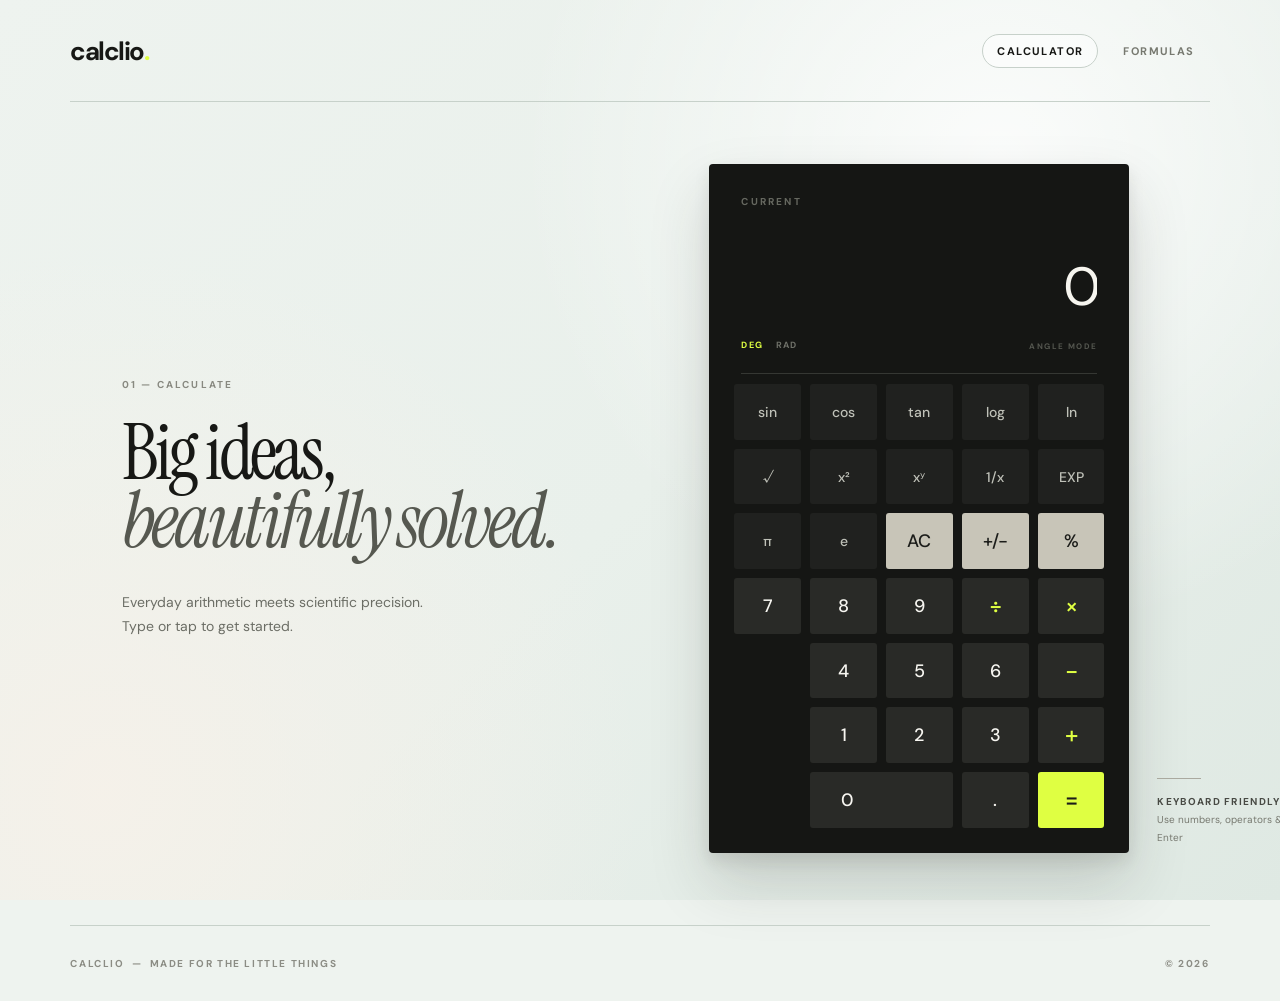
<file: index.html>
<!doctype html>
<html lang="en">
  <head>
    <meta charset="UTF-8" />
    <meta name="viewport" content="width=device-width, initial-scale=1.0" />
    <meta name="theme-color" content="#e8eee8" />
    <meta
      name="description"
      content="A polished, accessible scientific calculator for everyday calculations."
    />
    <title>Calclio — Scientific Calculator</title>
    <link rel="preconnect" href="https://fonts.googleapis.com" />
    <link rel="preconnect" href="https://fonts.gstatic.com" crossorigin />
    <link
      href="https://fonts.googleapis.com/css2?family=DM+Sans:wght@400;500;600;700&family=Instrument+Serif:ital@0;1&display=swap"
      rel="stylesheet"
    />
    <link rel="stylesheet" href="styles.css" />
    <script src="script.js" defer></script>
  </head>
  <body>
    <div class="page-shell">
      <header class="site-header">
        <a class="brand" href="index.html" aria-label="Calclio home">calclio<span>.</span></a>
        <nav class="site-nav" aria-label="Primary navigation">
          <a class="is-active" href="index.html" aria-current="page">Calculator</a>
          <a href="formulas.html">Formulas</a>
        </nav>
      </header>

      <main>
        <section class="intro" aria-labelledby="page-title">
          <p class="section-number">01 — CALCULATE</p>
          <h1 id="page-title">Big ideas,<br /><em>beautifully solved.</em></h1>
          <p class="intro-copy">
            Everyday arithmetic meets scientific precision.<br />Type or tap to get started.
          </p>
        </section>

        <section class="calculator-wrap" aria-label="Calculator">
          <div class="calculator">
            <div class="display" aria-live="polite" aria-atomic="true">
              <div class="display-topline">
                <span class="display-label">CURRENT</span>
                <span class="memory-indicator" aria-hidden="true">M</span>
              </div>
              <div class="expression" id="expression">&nbsp;</div>
              <div class="result" id="result">0</div>
            </div>

            <div class="scientific-toolbar" aria-label="Scientific settings">
              <button class="mode-toggle" data-action="angle-mode" aria-label="Switch angle unit">
                <span class="mode-option is-active" data-mode-label="DEG">DEG</span>
                <span class="mode-option" data-mode-label="RAD">RAD</span>
              </button>
              <span class="toolbar-note">ANGLE MODE</span>
            </div>

            <div class="keypad scientific-keypad">
              <button class="key key-scientific" data-action="scientific" data-value="sin" aria-label="Sine">sin</button>
              <button class="key key-scientific" data-action="scientific" data-value="cos" aria-label="Cosine">cos</button>
              <button class="key key-scientific" data-action="scientific" data-value="tan" aria-label="Tangent">tan</button>
              <button class="key key-scientific" data-action="scientific" data-value="log" aria-label="Base ten logarithm">log</button>
              <button class="key key-scientific" data-action="scientific" data-value="ln" aria-label="Natural logarithm">ln</button>

              <button class="key key-scientific" data-action="scientific" data-value="sqrt" aria-label="Square root">√</button>
              <button class="key key-scientific" data-action="scientific" data-value="square" aria-label="Square">x²</button>
              <button class="key key-scientific" data-action="operator" data-value="^" aria-label="Raise to a power">xʸ</button>
              <button class="key key-scientific" data-action="scientific" data-value="reciprocal" aria-label="Reciprocal">1/x</button>
              <button class="key key-scientific" data-action="exp" aria-label="Enter scientific exponent">EXP</button>

              <button class="key key-scientific" data-action="constant" data-value="pi" aria-label="Pi">π</button>
              <button class="key key-scientific" data-action="constant" data-value="e" aria-label="Euler's number">e</button>
              <button class="key key-function" data-action="clear" aria-label="Clear calculator">AC</button>
              <button class="key key-function" data-action="sign" aria-label="Toggle positive or negative">+/−</button>
              <button class="key key-function" data-action="percent" aria-label="Percent">%</button>

              <button class="key" data-action="number" data-value="7">7</button>
              <button class="key" data-action="number" data-value="8">8</button>
              <button class="key" data-action="number" data-value="9">9</button>
              <button class="key key-operator" data-action="operator" data-value="÷" aria-label="Divide">÷</button>
              <button class="key key-operator" data-action="operator" data-value="×" aria-label="Multiply">×</button>

              <span class="key-spacer" aria-hidden="true"></span>
              <button class="key" data-action="number" data-value="4">4</button>
              <button class="key" data-action="number" data-value="5">5</button>
              <button class="key" data-action="number" data-value="6">6</button>
              <button class="key key-operator" data-action="operator" data-value="−" aria-label="Subtract">−</button>

              <span class="key-spacer" aria-hidden="true"></span>
              <button class="key" data-action="number" data-value="1">1</button>
              <button class="key" data-action="number" data-value="2">2</button>
              <button class="key" data-action="number" data-value="3">3</button>
              <button class="key key-operator" data-action="operator" data-value="+" aria-label="Add">+</button>

              <span class="key-spacer" aria-hidden="true"></span>
              <button class="key key-zero" data-action="number" data-value="0">0</button>
              <button class="key" data-action="decimal" aria-label="Decimal point">.</button>
              <button class="key key-equals" data-action="equals" aria-label="Equals">=</button>
            </div>
          </div>

          <aside class="keyboard-note" aria-label="Keyboard shortcuts">
            <span class="note-line"></span>
            <p><strong>KEYBOARD FRIENDLY</strong><br />Use numbers, operators &amp; Enter</p>
          </aside>
        </section>
      </main>

      <footer>
        <p>CALCLIO &nbsp;—&nbsp; MADE FOR THE LITTLE THINGS</p>
        <p>© 2026</p>
      </footer>
    </div>
  </body>
</html>
</file>
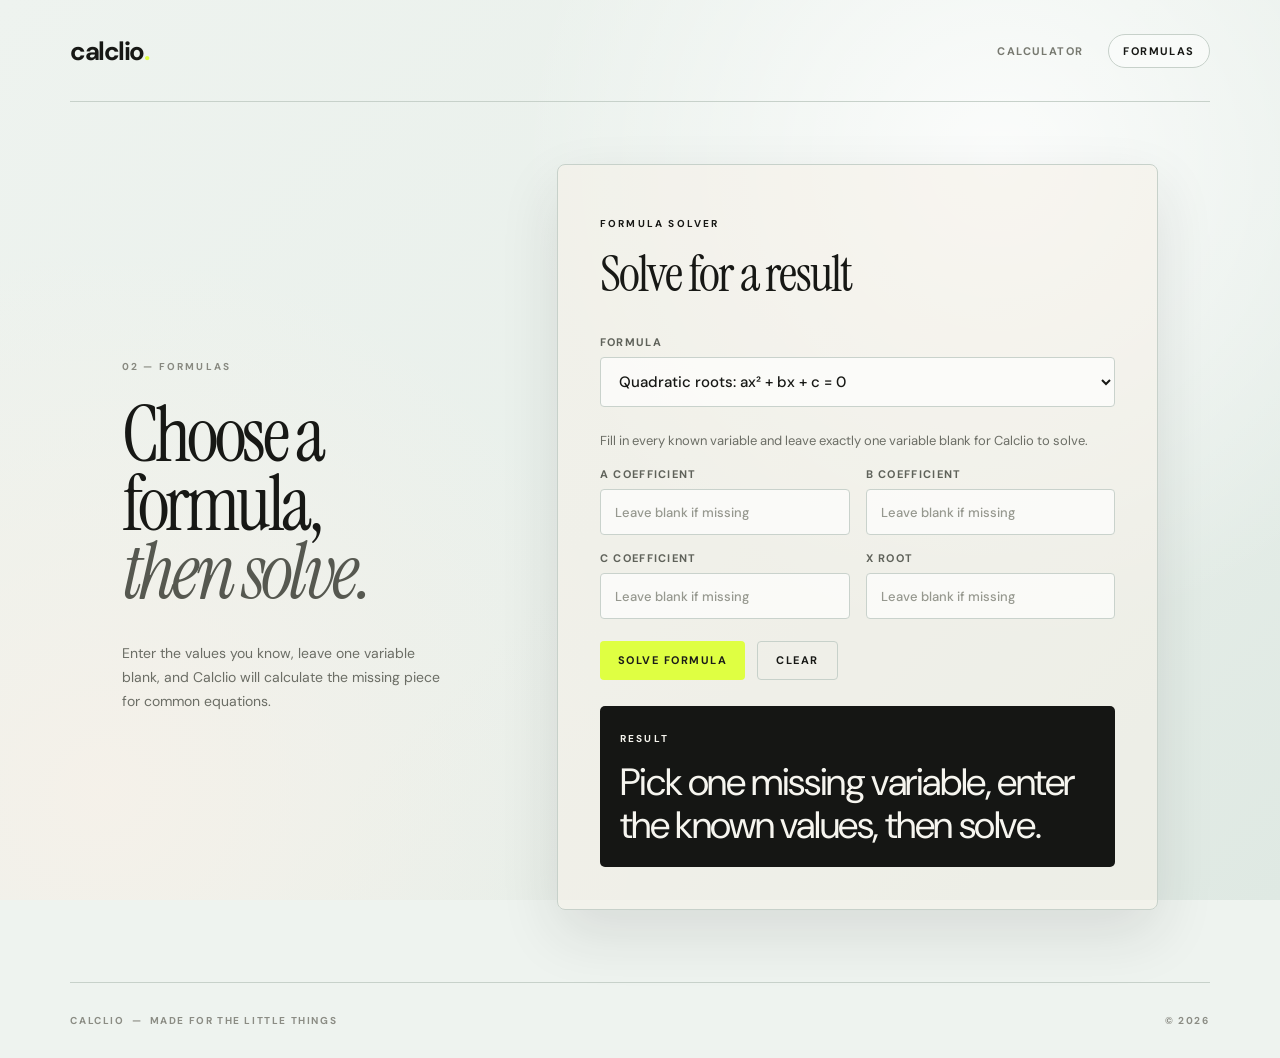
<file: formulas.html>
<!doctype html>
<html lang="en">
  <head>
    <meta charset="UTF-8" />
    <meta name="viewport" content="width=device-width, initial-scale=1.0" />
    <meta name="theme-color" content="#e8eee8" />
    <meta
      name="description"
      content="Solve common algebra, geometry, and finance formulas with Calclio."
    />
    <title>Calclio — Formula Solver</title>
    <link rel="preconnect" href="https://fonts.googleapis.com" />
    <link rel="preconnect" href="https://fonts.gstatic.com" crossorigin />
    <link
      href="https://fonts.googleapis.com/css2?family=DM+Sans:wght@400;500;600;700&family=Instrument+Serif:ital@0;1&display=swap"
      rel="stylesheet"
    />
    <link rel="stylesheet" href="styles.css" />
    <script src="script.js" defer></script>
  </head>
  <body>
    <div class="page-shell">
      <header class="site-header">
        <a class="brand" href="index.html" aria-label="Calclio home">calclio<span>.</span></a>
        <nav class="site-nav" aria-label="Primary navigation">
          <a href="index.html">Calculator</a>
          <a class="is-active" href="formulas.html" aria-current="page">Formulas</a>
        </nav>
      </header>

      <main class="formula-main">
        <section class="intro formula-intro" aria-labelledby="formula-title">
          <p class="section-number">02 — FORMULAS</p>
          <h1 id="formula-title">Choose a formula,<br /><em>then solve.</em></h1>
          <p class="intro-copy">
            Enter the values you know, leave one variable blank, and Calclio will calculate the missing piece for common equations.
          </p>
        </section>

        <section class="formula-panel" aria-labelledby="solver-title">
          <div class="formula-card">
            <div class="formula-card-header">
              <p class="display-label">FORMULA SOLVER</p>
              <h2 id="solver-title">Solve for a result</h2>
            </div>

            <label class="formula-field" for="formula-select">
              <span>Formula</span>
              <select id="formula-select">
                <option value="quadratic">Quadratic roots: ax² + bx + c = 0</option>
                <option value="linear">Linear equation: ax + b = c</option>
                <option value="pythagorean">Pythagorean theorem: a² + b² = c²</option>
                <option value="interest">Simple interest: P × r × t</option>
              </select>
            </label>

            <form class="formula-form" id="formula-form" novalidate></form>

            <div class="formula-result" aria-live="polite" aria-atomic="true">
              <span class="display-label">RESULT</span>
              <p id="formula-result">Pick a formula and enter values to solve.</p>
            </div>
          </div>
        </section>
      </main>

      <footer>
        <p>CALCLIO &nbsp;—&nbsp; MADE FOR THE LITTLE THINGS</p>
        <p>© 2026</p>
      </footer>
    </div>
  </body>
</html>
</file>
<file: styles.css>
:root {
  --ink: #171815;
  --muted: #777970;
  --paper: #eef3ef;
  --paper-deep: #dfe9e3;
  --paper-warm: #f6f1e9;
  --calculator: #151614;
  --key: #292a27;
  --key-hover: #353632;
  --function: #c8c5b8;
  --accent: #dfff42;
  --rule: #c7d1ca;
}

* {
  box-sizing: border-box;
}

html {
  min-width: 320px;
  background: var(--paper);
}

body {
  margin: 0;
  min-height: 100vh;
  min-height: 100dvh;
  color: var(--ink);
  background:
    radial-gradient(circle at 78% 18%, rgba(255, 255, 255, 0.82), transparent 30rem),
    radial-gradient(circle at 8% 88%, rgba(246, 241, 233, 0.9), transparent 34rem),
    linear-gradient(135deg, var(--paper) 0%, #e9f0eb 52%, var(--paper-deep) 100%);
  background-attachment: fixed;
  font-family: "DM Sans", sans-serif;
}

button,
a {
  -webkit-tap-highlight-color: transparent;
}

.page-shell {
  width: min(1440px, 100%);
  min-height: 100vh;
  min-height: 100dvh;
  margin: 0 auto;
  padding-right: max(clamp(24px, 5.5vw, 80px), env(safe-area-inset-right));
  padding-left: max(clamp(24px, 5.5vw, 80px), env(safe-area-inset-left));
  display: flex;
  flex-direction: column;
}

.site-header {
  min-height: 102px;
  border-bottom: 1px solid var(--rule);
  display: flex;
  align-items: center;
  justify-content: space-between;
}

.brand {
  color: var(--ink);
  font-size: 26px;
  font-weight: 700;
  letter-spacing: -1.5px;
  text-decoration: none;
}

.brand span {
  color: var(--accent);
}

.eyebrow,
.section-number,
footer,
.keyboard-note strong,
.display-label {
  font-size: 10px;
  font-weight: 700;
  letter-spacing: 2.2px;
  text-transform: uppercase;
}

.eyebrow {
  color: var(--muted);
}

main {
  flex: 1;
  display: grid;
  grid-template-columns: minmax(360px, 1fr) minmax(420px, 0.95fr);
  gap: clamp(56px, 9vw, 150px);
  align-items: center;
  padding: 62px 4vw 72px;
}

.intro {
  align-self: center;
}

.section-number {
  margin: 0 0 28px;
  color: #888980;
}

h1 {
  margin: 0;
  font-family: "Instrument Serif", Georgia, serif;
  font-size: clamp(62px, 6vw, 91px);
  font-weight: 400;
  line-height: 0.89;
  letter-spacing: -3.6px;
}

h1 em {
  font-weight: 400;
  color: #565850;
}

.intro-copy {
  margin: 36px 0 0;
  color: #6b6d65;
  font-size: 14px;
  line-height: 1.7;
}

.calculator-wrap {
  display: grid;
  grid-template-columns: minmax(420px, 520px) 150px;
  gap: 28px;
  align-items: end;
}

.calculator {
  padding: 25px;
  border-radius: 4px;
  background: var(--calculator);
  box-shadow: 0 30px 60px rgba(39, 39, 34, 0.17), 0 8px 16px rgba(39, 39, 34, 0.1);
}

.scientific-toolbar {
  min-height: 33px;
  margin: -5px 7px 10px;
  border-bottom: 1px solid #353733;
  display: flex;
  align-items: flex-start;
  justify-content: space-between;
}

.mode-toggle {
  border: 0;
  padding: 0;
  display: flex;
  gap: 13px;
  color: #6f7169;
  background: transparent;
  font: 700 9px/1 "DM Sans", sans-serif;
  letter-spacing: 1.2px;
  cursor: pointer;
}

.mode-option.is-active {
  color: var(--accent);
}

.toolbar-note {
  color: #555750;
  font-size: 8px;
  font-weight: 700;
  letter-spacing: 1.4px;
}

.display {
  min-height: 138px;
  margin-bottom: 19px;
  padding: 6px 7px 12px;
  display: flex;
  flex-direction: column;
  justify-content: flex-end;
  overflow: hidden;
  color: #f6f5ef;
}

.display-topline {
  margin-bottom: auto;
  display: flex;
  justify-content: space-between;
  color: #666860;
}

.memory-indicator {
  width: 18px;
  height: 18px;
  border: 1px solid #434540;
  border-radius: 50%;
  display: grid;
  place-items: center;
  font-size: 8px;
  opacity: 0;
}

.expression {
  min-height: 22px;
  overflow: hidden;
  color: #7f8179;
  font-size: 15px;
  text-align: right;
  text-overflow: ellipsis;
  white-space: nowrap;
}

.result {
  overflow: hidden;
  font-size: clamp(48px, 4.2vw, 64px);
  font-weight: 400;
  line-height: 1.05;
  letter-spacing: -3px;
  text-align: right;
  text-overflow: ellipsis;
  white-space: nowrap;
}

.keypad {
  display: grid;
  grid-template-columns: repeat(4, 1fr);
  gap: 9px;
}

.scientific-keypad {
  grid-template-columns: repeat(5, 1fr);
}

.key {
  min-width: 0;
  aspect-ratio: 1.2 / 1;
  border: 0;
  border-radius: 3px;
  color: #f7f6f1;
  background: var(--key);
  font: 500 18px/1 "DM Sans", sans-serif;
  cursor: pointer;
  transition: transform 100ms ease, background-color 100ms ease, color 100ms ease;
}

.key:hover {
  background: var(--key-hover);
}

.key:active,
.key.is-pressed {
  transform: translateY(2px) scale(0.98);
}

.key:focus-visible {
  outline: 2px solid var(--accent);
  outline-offset: 2px;
}

.key-function {
  color: #1c1d1a;
  background: var(--function);
}

.key-function:hover {
  background: #d8d5c9;
}

.key-scientific {
  color: #bfc1b8;
  background: #20211f;
  font-size: 14px;
}

.key-scientific:hover {
  color: var(--accent);
}

.key-spacer {
  display: block;
}

.key-operator {
  color: var(--accent);
  font-size: 24px;
}

.key-operator.is-active {
  color: var(--calculator);
  background: var(--accent);
}

.key-zero {
  grid-column: span 2;
  aspect-ratio: auto;
  text-align: left;
  padding-left: 31px;
}

.key-equals {
  color: #1b1c19;
  background: var(--accent);
  font-size: 24px;
}

.key-equals:hover {
  background: #e5ff64;
}

.keyboard-note {
  margin-bottom: 6px;
  color: #777970;
}

.note-line {
  display: block;
  width: 44px;
  height: 1px;
  margin-bottom: 14px;
  background: #aaa99f;
}

.keyboard-note p {
  margin: 0;
  font-size: 10px;
  line-height: 1.8;
}

.keyboard-note strong {
  color: #484a44;
  letter-spacing: 1.3px;
}

footer {
  min-height: 76px;
  border-top: 1px solid var(--rule);
  display: flex;
  align-items: center;
  justify-content: space-between;
  color: #8b8c84;
  letter-spacing: 1.6px;
}

@media (max-width: 1080px) {
  main {
    grid-template-columns: 1fr 520px;
    gap: 52px;
    padding-inline: 0;
  }

  .calculator-wrap {
    grid-template-columns: 1fr;
  }

  .keyboard-note {
    display: none;
  }
}

@media (max-width: 820px) {
  main {
    grid-template-columns: 1fr;
    justify-items: center;
    gap: 48px;
    padding-top: 48px;
  }

  .intro {
    width: min(100%, 520px);
  }

  .calculator-wrap {
    width: min(100%, 520px);
  }
}

@media (max-width: 520px) {
  .page-shell {
    padding-right: max(17px, env(safe-area-inset-right));
    padding-left: max(17px, env(safe-area-inset-left));
  }

  .site-header {
    min-height: 76px;
  }

  .eyebrow {
    display: none;
  }

  main {
    gap: 38px;
    padding: 38px 0 50px;
  }

  .section-number {
    margin-bottom: 20px;
  }

  h1 {
    font-size: clamp(52px, 16.5vw, 74px);
    letter-spacing: -2.5px;
  }

  .intro-copy {
    margin-top: 25px;
  }

  .calculator {
    width: 100%;
    padding: clamp(12px, 4.5vw, 17px);
  }

  .display {
    min-height: 124px;
  }

  .keypad {
    gap: 7px;
  }

  .key {
    min-height: 48px;
    font-size: 17px;
  }

  .key-scientific {
    font-size: 13px;
  }

  footer {
    min-height: 62px;
  }

  footer p:first-child {
    display: none;
  }

  footer {
    justify-content: flex-end;
    padding-bottom: env(safe-area-inset-bottom);
  }
}

@media (max-width: 370px) {
  main {
    gap: 30px;
    padding-top: 30px;
  }

  h1 {
    font-size: 48px;
  }

  .intro-copy {
    font-size: 13px;
  }

  .display {
    min-height: 108px;
  }

  .keypad {
    gap: 6px;
  }
}

@media (prefers-reduced-motion: reduce) {
  .key {
    transition: none;
  }
}

.site-nav {
  display: flex;
  align-items: center;
  gap: 10px;
}

.site-nav a {
  border: 1px solid transparent;
  border-radius: 999px;
  padding: 9px 14px;
  color: var(--muted);
  font-size: 11px;
  font-weight: 700;
  letter-spacing: 1.4px;
  text-decoration: none;
  text-transform: uppercase;
  transition: border-color 120ms ease, color 120ms ease, background-color 120ms ease;
}

.site-nav a:hover,
.site-nav a:focus-visible,
.site-nav a.is-active {
  border-color: var(--rule);
  color: var(--ink);
  background: rgba(255, 255, 255, 0.4);
  outline: none;
}

.formula-main {
  grid-template-columns: minmax(320px, 0.82fr) minmax(420px, 620px);
}

.formula-panel {
  width: 100%;
}

.formula-card {
  padding: clamp(24px, 4vw, 42px);
  border: 1px solid var(--rule);
  border-radius: 8px;
  background: rgba(246, 241, 233, 0.58);
  box-shadow: 0 24px 60px rgba(39, 39, 34, 0.11);
}

.formula-card-header {
  margin-bottom: 28px;
}

.formula-card h2 {
  margin: 8px 0 0;
  font-family: "Instrument Serif", Georgia, serif;
  font-size: clamp(38px, 4vw, 54px);
  font-weight: 400;
  letter-spacing: -1.8px;
}

.formula-field,
.formula-inputs label {
  display: grid;
  gap: 8px;
  color: #5f625a;
  font-size: 11px;
  font-weight: 700;
  letter-spacing: 1.3px;
  text-transform: uppercase;
}

.formula-field select,
.formula-inputs input {
  width: 100%;
  border: 1px solid #c9d2cc;
  border-radius: 4px;
  padding: 13px 14px;
  color: var(--ink);
  background: rgba(255, 255, 255, 0.68);
  font: 500 15px/1.2 "DM Sans", sans-serif;
}

.formula-inputs input::placeholder {
  color: #96988f;
  font-size: 13px;
}

.formula-field select:focus,
.formula-inputs input:focus {
  border-color: #aeb9b1;
  box-shadow: 0 0 0 3px rgba(223, 255, 66, 0.42);
  outline: none;
}

.formula-form {
  margin-top: 24px;
}

.formula-help {
  margin: 0 0 16px;
  color: #6b6d65;
  font-size: 13px;
  line-height: 1.5;
}

.formula-inputs {
  display: grid;
  grid-template-columns: repeat(2, minmax(0, 1fr));
  gap: 16px;
}

.formula-actions {
  display: flex;
  gap: 12px;
  margin-top: 22px;
}

.formula-button {
  border: 0;
  border-radius: 4px;
  padding: 13px 18px;
  color: #1b1c19;
  background: var(--accent);
  font: 700 11px/1 "DM Sans", sans-serif;
  letter-spacing: 1.5px;
  text-transform: uppercase;
  cursor: pointer;
}

.formula-button.secondary {
  border: 1px solid var(--rule);
  color: var(--ink);
  background: transparent;
}

.formula-result {
  min-height: 118px;
  margin-top: 26px;
  padding: 20px;
  border-radius: 5px;
  color: #f6f5ef;
  background: var(--calculator);
}

.formula-result p {
  margin: 14px 0 0;
  font-size: clamp(24px, 3vw, 38px);
  line-height: 1.14;
  letter-spacing: -1.4px;
}

.formula-answer {
  display: block;
  margin-top: 14px;
  font-size: clamp(24px, 3vw, 38px);
  font-weight: 400;
  line-height: 1.14;
  letter-spacing: -1.4px;
}

.formula-steps {
  margin: 18px 0 0;
  padding-left: 22px;
  color: #d9dbd2;
  font-size: 14px;
  line-height: 1.55;
}

.formula-steps li + li {
  margin-top: 8px;
}

@media (max-width: 820px) {
  .formula-main {
    grid-template-columns: 1fr;
  }

  .formula-intro,
  .formula-panel {
    width: min(100%, 620px);
  }
}

@media (max-width: 520px) {
  .site-nav {
    gap: 6px;
  }

  .site-nav a {
    padding: 8px 9px;
    font-size: 9px;
    letter-spacing: 1px;
  }

  .formula-inputs {
    grid-template-columns: 1fr;
  }

  .formula-actions {
    flex-direction: column;
  }
}
</file>
